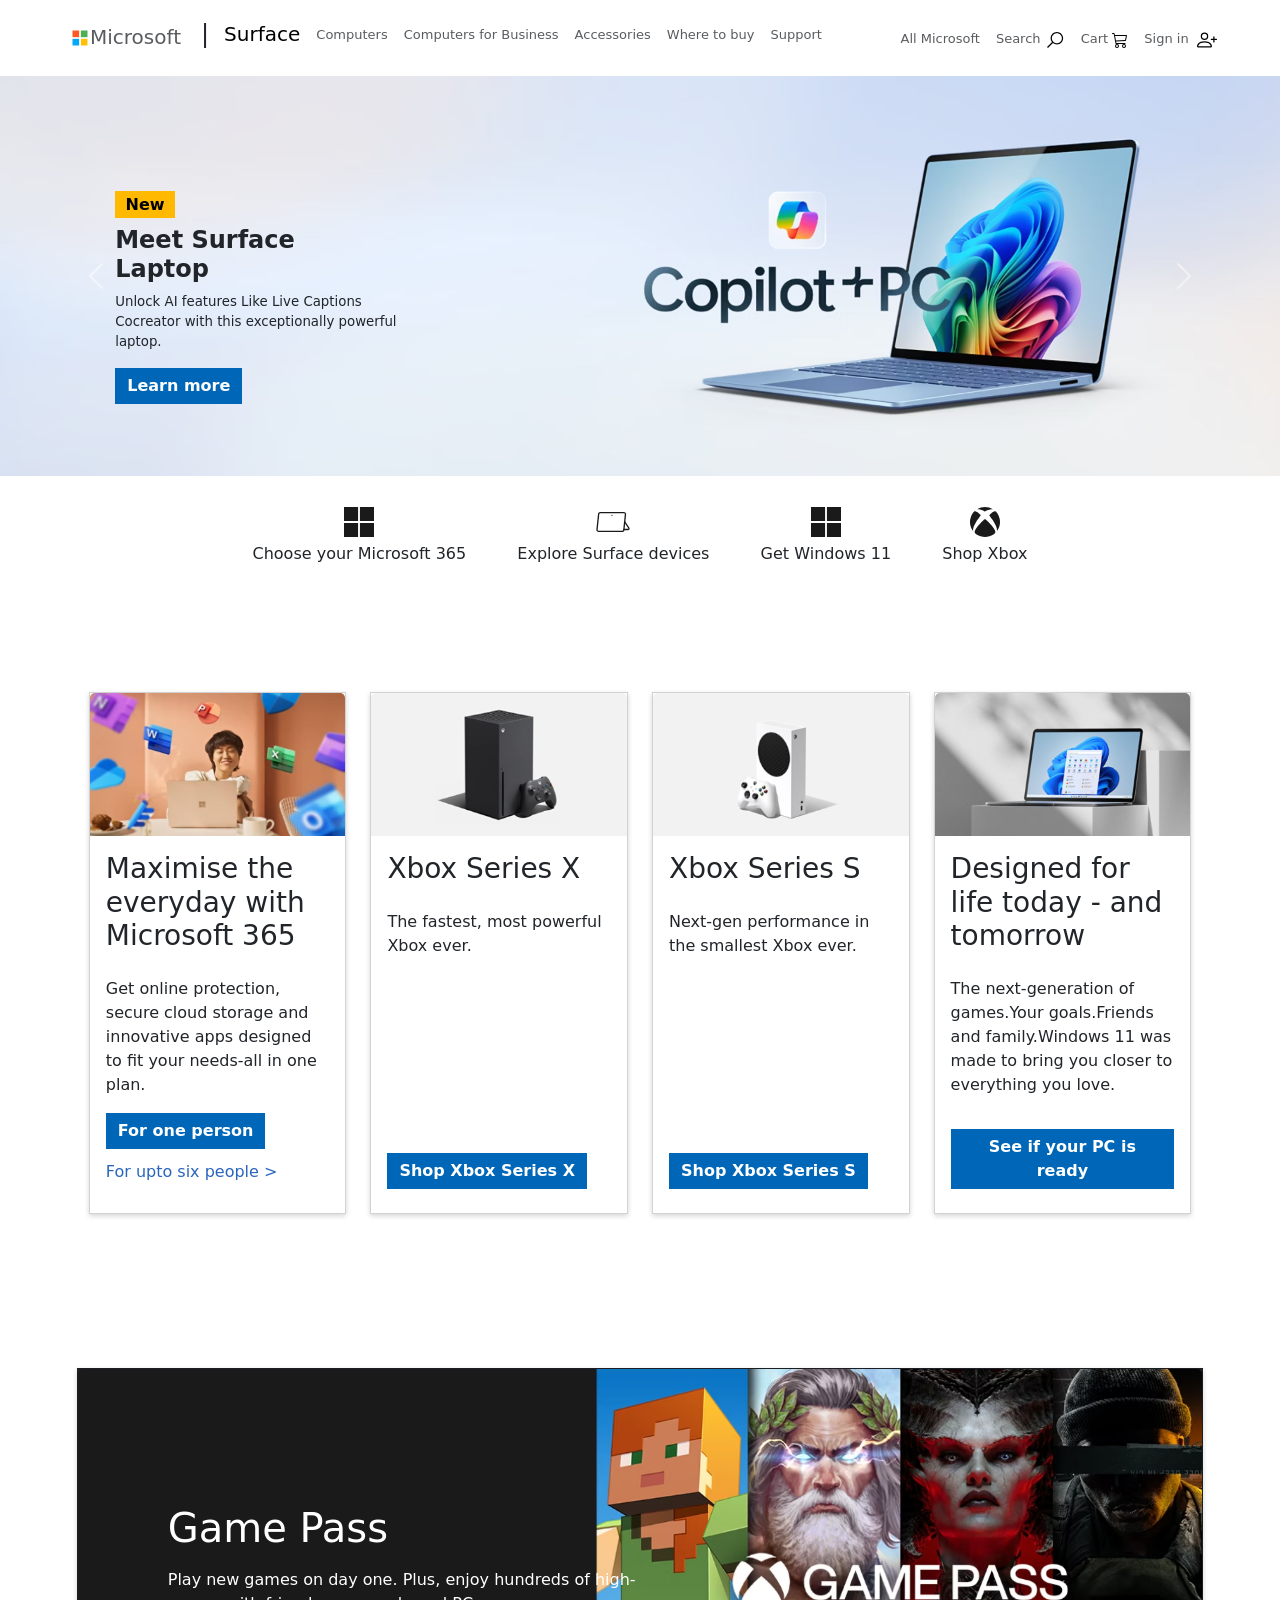
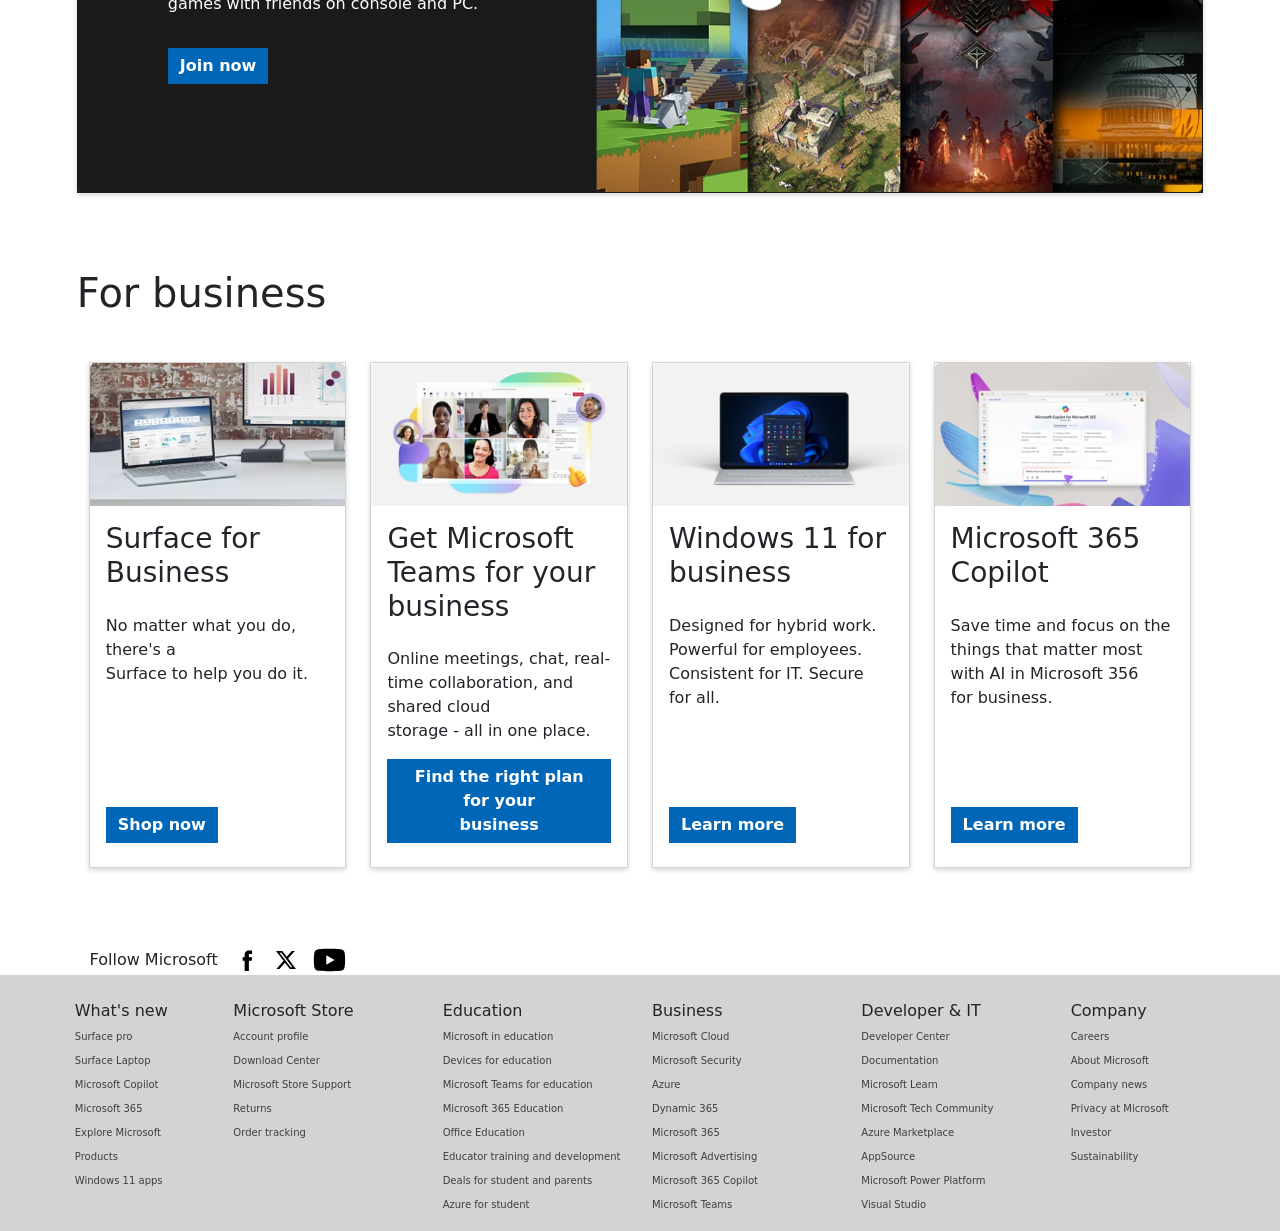
<file: Index.html>
<!doctype html>
<html lang="en">
<head>
    <meta charset="utf-8">
    <meta name="viewport" content="width=device-width, initial-scale=1">
    <title>Project Key</title>
    <link href="https://cdn.jsdelivr.net/npm/bootstrap@5.3.3/dist/css/bootstrap.min.css" rel="stylesheet" integrity="sha384-QWTKZyjpPEjISv5WaRU9OFeRpok6YctnYmDr5pNlyT2bRjXh0JMhjY6hW+ALEwIH" crossorigin="anonymous">
    <link rel="stylesheet" href="home.css">
</head>
<body> 
    <div class="container-fluid" style="margin: 0%; padding: 0%;">
    <!-- NAVIGATION BAR -->
        <nav class="navbar navbar-expand-lg ">
            <!-- <div class="container"> -->
                <img src="icons8-microsoft.svg" style="margin-left: 70px;" height="20px" alt="icons8-microsoft">
                <h5 class="text-muted" style="margin-top: 6px;">Microsoft</h5>
                <p style="margin-left: 20px; margin-top: 8px; font-size: x-large;">|</p>
                <ul class="navbar-nav">
                    <li>
                        <h3 style="font-size: smaller;"><a class="navbar-brand animate" style="margin-left: 15px;" href="">Surface</a></h3>
                    </li>
                    <li>
                        <a class="navbar-brand animate text-muted" style="font-size: small;" href="">Computers</a>
                    </li>
                    <li>
                        <a class="navbar-brand animate text-muted" style="font-size: small;" href="">Computers for Business</a>
                    </li>
                    <li>
                        <a class="navbar-brand animate text-muted" style="font-size: small;" href="">Accessories</a>
                    </li>
                    <li>
                        <a class="navbar-brand animate text-muted" style="font-size: small;" href="">Where to buy</a>
                    </li>
                    <li>
                        <a class="navbar-brand animate text-muted" style="font-size: small;" href="">Support</a>
                    </li>
                </ul>
                <ul class="navbar-nav ms-auto" style="margin-right: 4%;">
                    <li>
                        <a class="navbar-brand animate text-muted" style="font-size: small;" href="">All Microsoft</a>
                    </li>
                    <li>
                        <a class="navbar-brand animate text-muted" style="font-size: small;" href="">Search
                        <img src="icons8-search.svg" height="20" alt="">
                        </a>
                    </li>
                    <li>
                        <a class="navbar-brand animate text-muted" style="font-size: small;" href="">Cart
                            <svg xmlns="http://www.w3.org/2000/svg" width="16" height="16" fill="currentColor" class="bi bi-cart3" viewBox="0 0 16 16">
                                <path d="M0 1.5A.5.5 0 0 1 .5 1H2a.5.5 0 0 1 .485.379L2.89 3H14.5a.5.5 0 0 1 .49.598l-1 5a.5.5 0 0 1-.465.401l-9.397.472L4.415 11H13a.5.5 0 0 1 0 1H4a.5.5 0 0 1-.491-.408L2.01 3.607 1.61 2H.5a.5.5 0 0 1-.5-.5M3.102 4l.84 4.479 9.144-.459L13.89 4zM5 12a2 2 0 1 0 0 4 2 2 0 0 0 0-4m7 0a2 2 0 1 0 0 4 2 2 0 0 0 0-4m-7 1a1 1 0 1 1 0 2 1 1 0 0 1 0-2m7 0a1 1 0 1 1 0 2 1 1 0 0 1 0-2"/>
                            </svg>
                        </a>
                    </li>
                    <li>
                        <a class="navbar-brand text-muted" style="font-size: small;" href="">Sign in
                            <svg xmlns="http://www.w3.org/2000/svg" width="20" height="20" fill="currentColor" class="bi bi-person-plus" style="margin-left: 5%;" viewBox="0 0 16 16">
                                <path d="M6 8a3 3 0 1 0 0-6 3 3 0 0 0 0 6m2-3a2 2 0 1 1-4 0 2 2 0 0 1 4 0m4 8c0 1-1 1-1 1H1s-1 0-1-1 1-4 6-4 6 3 6 4m-1-.004c-.001-.246-.154-.986-.832-1.664C9.516 10.68 8.289 10 6 10s-3.516.68-4.168 1.332c-.678.678-.83 1.418-.832 1.664z"/>
                                <path fill-rule="evenodd" d="M13.5 5a.5.5 0 0 1 .5.5V7h1.5a.5.5 0 0 1 0 1H14v1.5a.5.5 0 0 1-1 0V8h-1.5a.5.5 0 0 1 0-1H13V5.5a.5.5 0 0 1 .5-.5"/>
                            </svg>
                        </a>
                    </li>
                </ul>
        </nav>
        <header>
            <!--CAROUSEL  -->
            <div id="carouselExampleAutoplaying" class="carousel slide pt-0" data-bs-ride="carousel">
                <div class="carousel-inner">
                    <div class="carousel-item active">
                        <div class="jumbotron container-fluid">
                            <span class="icon badge material-surface mb-2">New</span>
                            <h3 style="font-size: x-large;"><b>Meet Surface Laptop</b></h3>
                            <p>Unlock AI features Like Live Captions Cocreator with this exceptionally powerful laptop.</p>
                            <p class="lead">
                                <a class="btn btn-primary btn" href="#" style="display: inline-flexbox;" role="button">Learn more</a>
                            </p>
                        </div>
                        <img src="Highlight-Surface-Laptop-AI-7Ed-Sapphire-MC001-3000x1682_VP5-1920x600.avif" class="card-img d-block w-100" alt="...">
                    </div>
                    <div class="carousel-item">
                        <div class="jumbotron">
                            <span class="icon badge material-surface mb-2">New</span>
                            <h3 style="font-size: x-large;"><b>Meet Surface Pro</b></h3>
                            <p>This laptop's unrivalled flexibility and AI features like Live Captions and Cocreator, enable you to do more than you ever imagined.</p>
                            <p class="lead">
                                <a class="btn btn-primary btn" href="#" style="display: inline-flexbox;" role="button">Learn more</a>
                            </p>
                        </div>
                        <img src="Highlight-Surface-Pro-AI-11Ed-Sapphire-MC001-3000x1682_VP5-1920x600.avif" class="card-img d-block w-100" alt="...">
                    </div>
                </div>
                <button class="carousel-control-prev" type="button" data-bs-target="#carouselExampleAutoplaying" data-bs-slide="prev">
                <span class="carousel-control-prev-icon" aria-hidden="true"></span>
                <span class="visually-hidden">Previous</span>
                </button>
                <button class="carousel-control-next" type="button" data-bs-target="#carouselExampleAutoplaying" data-bs-slide="next">
                <span class="carousel-control-next-icon" aria-hidden="true"></span>
                <span class="visually-hidden">Next</span>
                </button>
            </div>
            <!-- ICONS -->
            <ul class="text-center d-flex flex-wrap list-inline justify-content-center" style="margin: auto;">
                <li style="margin: 2%;">
                    <div style="text-align: center;">
                        <img src="Link-List-Icons-Microsoft-365.svg" height="40px" style="display: block; margin: auto;" alt="">
                        <label for="icon">Choose your Microsoft 365</label>
                    </div>
                </li>
                <li style="margin: 2%;">
                    <div style="text-align: center;">
                        <img src="Link-List-Icons-Surface-Devices.svg" height="40px" style="display: block; margin: auto;" alt="">
                        <label for="icon">Explore Surface devices</label>
                    </div>
                </li>
                <li style="margin: 2%;">
                    <div style="text-align: center;">
                        <img src="Link-List-Icons-Microsoft-365.svg" height="40px" style="display: block; margin: auto;" alt="">
                        <label for="icon">Get Windows 11</label>
                    </div>
                </li>
                <li style="margin: 2%;">
                    <div style="text-align: center;">
                        <img src="Link-List-Icons-Xbox-Games-Consoles.svg" height="40px" style="display: block; margin: auto;" alt="">
                        <label for="icon">Shop Xbox</label>
                    </div>
                </li>
            </ul>
            <!-- CARDS -->
            <div class="row row-cols-1 row-cols-md-4 g-4 cr sh">
                <div class="col">
                    <div class="card h-100">
                        <img src="Content-Card-Microsoft-365-Lifestyle-Sandstone-Icon-Toss.avif" class="card-img-top" alt="...">
                            <div class="card-body">
                                <h3 class="card-title">Maximise the <br> everyday with Microsoft 365</h3>
                                <p class="card-text pt-3">Get online protection, secure cloud storage and innovative apps designed to fit your needs-all in one plan.</p>
                            </div>
                        <div class="px-3 pt-0" style="padding: 2%;">
                            <a class="btn btn-primary btn" role="button">For one person</a>
                        </div>
                            <div class="pb-4 pt-2 px-3">
                                <h6><a style="text-decoration: none; color: rgb(42, 101, 189);" href="">For upto six people ></a></h6>
                            </div>
                    </div>
                </div>
                <div class="col">
                    <div class="card h-100">
                        <img src="gldn-XSX-CP-Xbox-Series-X.webp" class="card-img-top" alt="...">
                            <div class="card-body">
                                <h3 class="card-title">Xbox Series X</h3>
                                <p class="card-text pt-3">The fastest, most powerful Xbox ever.</p>
                            </div>
                        <div class="pt-0 pb-4 px-3">
                            <button class="btn btn-primary" type="button">Shop Xbox Series X</button>
                        </div>
                    </div>
                </div>
                <div class="col">
                    <div class="card h-100">
                        <img src="gldn-XSS-CP-Xbox-Series-S-Evergreen.webp" class="card-img-top" alt="...">
                            <div class="card-body">
                                <h3 class="card-title">Xbox Series S</h3>
                                <p class="card-text pt-3">Next-gen performance in the smallest Xbox ever.</p>
                            </div>
                        <div class="pb-4 px-3 pt-0">
                            <button class="btn btn-primary" type="button">Shop Xbox Series S</button>
                        </div>
                    </div>
                </div>
                <div class="col">
                    <div class="card h-100">
                        <img src="gldn-CP-Windows11-GlobalLaunch.jpeg" class="card-img-top" alt="...">
                            <div class="card-body">
                                <h3 class="card-title">Designed for life today - and <br> tomorrow</h3>
                                <p class="card-text pt-3">The next-generation of games.Your goals.Friends and family.Windows 11 was made to bring you closer to everything you love.</p>
                            </div>
                        <div class="pb-4 px-3 pt-0">
                            <button class="btn btn-primary" type="button">See if your PC is ready</button>
                        </div>
                    </div>
                </div>
            </div>
            <!-- CARD 2 -->
            <div class="cr mn">
                <div class="card text-bg-dark">
                    <img src="Highlight-Game-Pass-Update-September-2024_VP5-1596x600.avif" class="card-img" alt="...">
                        <div class="container card-img-overlay ft" style="padding: 4%;">
                            <h1 class="card-title">Game Pass</h1>
                            <p class="card-text mb-4 pt-2">Play new games on day one. Plus, enjoy hundreds of high-<br> games with friends on console and PC.</p>
                            <div class="pt-2">
                                <button class="btn btn-primary" type="button">Join now</button>
                            </div>
                        </div>
                </div>
            </div>
            <!-- CARDS 3 -->
            <h1 style="padding-left: 6%;">For business</h1>
                <div class="row row-cols-1 row-cols-md-4 g-4 scr">
                    <div class="col">
                        <div class="card h-100">
                            <img src="gldn-Surf-CP-SurfaceFamilyForBusiness.avif" class="card-img-top" alt="...">
                                <div class="card-body">
                                    <h3 class="card-title">Surface for Business</h3>
                                    <p class="card-text pt-3">No matter what you do, there's a <br> Surface to help you do it.</p>
                                </div>
                            <div class="pt-0 px-3 pb-4" style="padding: 2%;">
                                <a class="btn btn-primary btn" role="button">Shop now</a>
                            </div>
                        </div>
                    </div>
                    <div class="col">
                        <div class="card h-100">
                            <img src="Content-Card-Microsoft-Teams-Commercial-Meeting.avif" class="card-img-top" alt="...">
                                <div class="card-body">
                                    <h3 class="card-title">Get Microsoft Teams for your business</h3>
                                    <p class="card-text pt-3">Online meetings, chat, real-time collaboration, and shared cloud <br> storage - all in one place.</p>
                                </div>
                            <div class="pt-0 pb-4 px-3">
                                <button class="btn btn-primary" type="button">Find the right plan for your <br> business</button>
                            </div>
                        </div>
                    </div>
                    <div class="col">
                        <div class="card h-100">
                            <img src="Content-Card-Windows-11-Business.jpeg" class="card-img-top" alt="...">
                                <div class="card-body">
                                    <h3 class="card-title">Windows 11 for business</h3>
                                    <p class="card-text pt-3">Designed for hybrid work. Powerful for employees. Consistent for IT. Secure <br> for all.</p>
                                </div>
                            <div class="pb-4 px-3 pt-0">
                                <button class="btn btn-primary" type="button">Learn more</button>
                            </div>
                        </div>
                    </div>
                    <div class="col">
                        <div class="card h-100">
                            <img src="Content-Card-Copilot-Commercial.avif" class="card-img-top" alt="...">
                                <div class="card-body">
                                    <h3 class="card-title">Microsoft 365<br>Copilot</h3>
                                    <p class="card-text pt-3">Save time and focus on the things that matter most with AI in Microsoft 356 <br> for business.</p>
                                </div>
                            <div class="pb-4 px-3 pt-0">
                                <button class="btn btn-primary" type="button">Learn more</button>
                            </div>
                        </div>
                    </div>
                </div>
        </header>
        <footer>
            <!-- SOCIAL MEDIA HANDLES -->
            <div style="margin-left: 7%;">
                <label style="font-size: medium; margin-right: 1%; align-items: first baseline baseline;">Follow Microsoft</label>
                <a class="bi" style="text-decoration: none;" href="...">
                    <svg enable-background="new 0 0 56.693 56.693" height="24" id="Layer_1" version="1.1" viewBox="0 0 56.693 56.693" xml:space="preserve" xmlns="http://www.w3.org/2000/svg" xmlns:xlink="http://www.w3.org/1999/xlink">
                        <path d="M40.43,21.739h-7.645v-5.014c0-1.883,1.248-2.322,2.127-2.322c0.877,0,5.395,0,5.395,0V6.125l-7.43-0.029  c-8.248,0-10.125,6.174-10.125,10.125v5.518h-4.77v8.53h4.77c0,10.947,0,24.137,0,24.137h10.033c0,0,0-13.32,0-24.137h6.77  L40.43,21.739z"/>
                    </svg>
                </a>
                <a href="" style="text-decoration: none;">
                    <svg xmlns="http://www.w3.org/2000/svg" height="20" class="bi bi-twitter-x" viewBox="0 0 16 16">
                        <path d="M12.6.75h2.454l-5.36 6.142L16 15.25h-4.937l-3.867-5.07-4.425 5.07H.316l5.733-6.57L0 .75h5.063l3.495 4.633L12.601.75Zm-.86 13.028h1.36L4.323 2.145H2.865z"/>
                    </svg>
                </a>
                <a class="bi" href="">
                    <img src="8666536_youtube_icon.svg" height="30" alt="">
                </a>
            </div>
            <!-- Content -->
            <div class="container-fluid row row-cols-1 row-cols-md-6 g-4 udl" >
                <ul style="padding-left: 5%; padding-right: 3%;">
                    <label for="What's new">What's new</label>
                    <div class="scale">
                        <li>
                            <a href="..">Surface pro</a>
                        </li>
                        <li>
                            <a href="..">Surface Laptop</a>
                        </li>
                        <li>
                            <a href="..">Microsoft Copilot</a>
                        </li>
                        <li>
                            <a href="..">Microsoft 365</a>
                        </li>
                        <li>
                            <a href="..">Explore Microsoft Products</a>
                        </li>
                        <li>
                            <a href="..">Windows 11 apps</a>
                        </li>
                    </div>
                </ul>
                <ul>
                    <label for="What's new">Microsoft Store</label>
                    <div class="scale">
                        <li>
                            <a href="..">Account profile</a>
                        </li>
                        <li>
                            <a href="..">Download Center</a>
                        </li>
                        <li>
                            <a href="..">Microsoft Store Support</a>
                        </li>
                        <li>
                            <a href="..">Returns</a>
                        </li>
                        <li>
                            <a href="..">Order tracking</a>
                        </li>
                    </div>
                </ul>
                <ul class="">
                    <label for="What's new">Education</label>
                    <div class="scale">
                        <li>
                            <a href="..">Microsoft in education</a>
                        </li>
                        <li>
                            <a href="..">Devices for education</a>
                        </li>
                        <li>
                            <a href="..">Microsoft Teams for education</a>
                        </li>
                        <li>
                            <a href="..">Microsoft 365 Education</a>
                        </li>
                        <li>
                            <a href="..">Office Education</a>
                        </li>
                        <li>
                            <a href="..">Educator training and development</a>
                        </li>
                        <li>
                            <a href="..">Deals for student and parents</a>
                        </li>
                        <li>
                            <a href="..">Azure for student</a>
                        </li>
                    </div>
                </ul>
                <ul class="">
                    <label for="What's new">Business</label>
                    <div class="scale">
                        <li>
                            <a href="..">Microsoft Cloud</a>
                        </li>
                        <li>
                            <a href="..">Microsoft Security</a>
                        </li>
                        <li>
                            <a href="..">Azure</a>
                        </li>
                        <li>
                            <a href="..">Dynamic 365</a>
                        </li>
                        <li>
                            <a href="..">Microsoft 365</a>
                        </li>
                        <li>
                            <a href="..">Microsoft Advertising</a>
                        </li>
                        <li>
                            <a href="..">Microsoft 365 Copilot</a>
                        </li>
                        <li>
                            <a href="..">Microsoft Teams</a>
                        </li>
                    </div>
                </ul>
                <ul class="">
                    <label for="What's new">Developer & IT</label>
                    <div class="scale">
                        <li>
                            <a href="..">Developer Center</a>
                        </li>
                        <li>
                            <a href="..">Documentation</a>
                        </li>
                        <li>
                            <a href="..">Microsoft Learn</a>
                        </li>
                        <li>
                            <a href="..">Microsoft Tech Community</a>
                        </li>
                        <li>
                            <a href="..">Azure Marketplace</a>
                        </li>
                        <li>
                            <a href="..">AppSource</a>
                        </li>
                        <li>
                            <a href="..">Microsoft Power Platform</a>
                        </li>
                        <li>
                            <a href="..">Visual Studio</a>
                        </li>
                    </div>
                </ul>
                <ul class="">
                    <label for="What's new">Company</label>
                    <div class="scale">
                        <li>
                            <a href="..">Careers</a>
                        </li>
                        <li>
                            <a href="..">About Microsoft</a>
                        </li>
                        <li>
                            <a href="..">Company news</a>
                        </li>
                        <li>
                            <a href="..">Privacy at Microsoft</a>
                        </li>
                        <li>
                            <a href="..">Investor</a>
                        </li>
                        <li>
                            <a href="..">Sustainability</a>
                        </li>
                    </div>
                </ul>
            </div>
        </footer>
    </div>
    
<script src="https://cdn.jsdelivr.net/npm/bootstrap@5.3.3/dist/js/bootstrap.bundle.min.js" integrity="sha384-YvpcrYf0tY3lHB60NNkmXc5s9fDVZLESaAA55NDzOxhy9GkcIdslK1eN7N6jIeHz" crossorigin="anonymous"></script>
<script src="https://cdn.jsdelivr.net/npm/@popperjs/core@2.11.8/dist/umd/popper.min.js" integrity="sha384-I7E8VVD/ismYTF4hNIPjVp/Zjvgyol6VFvRkX/vR+Vc4jQkC+hVqc2pM8ODewa9r" crossorigin="anonymous"></script>
<script src="https://cdn.jsdelivr.net/npm/bootstrap@5.3.3/dist/js/bootstrap.min.js" integrity="sha384-0pUGZvbkm6XF6gxjEnlmuGrJXVbNuzT9qBBavbLwCsOGabYfZo0T0to5eqruptLy" crossorigin="anonymous"></script>
</body>
</html>
</file>
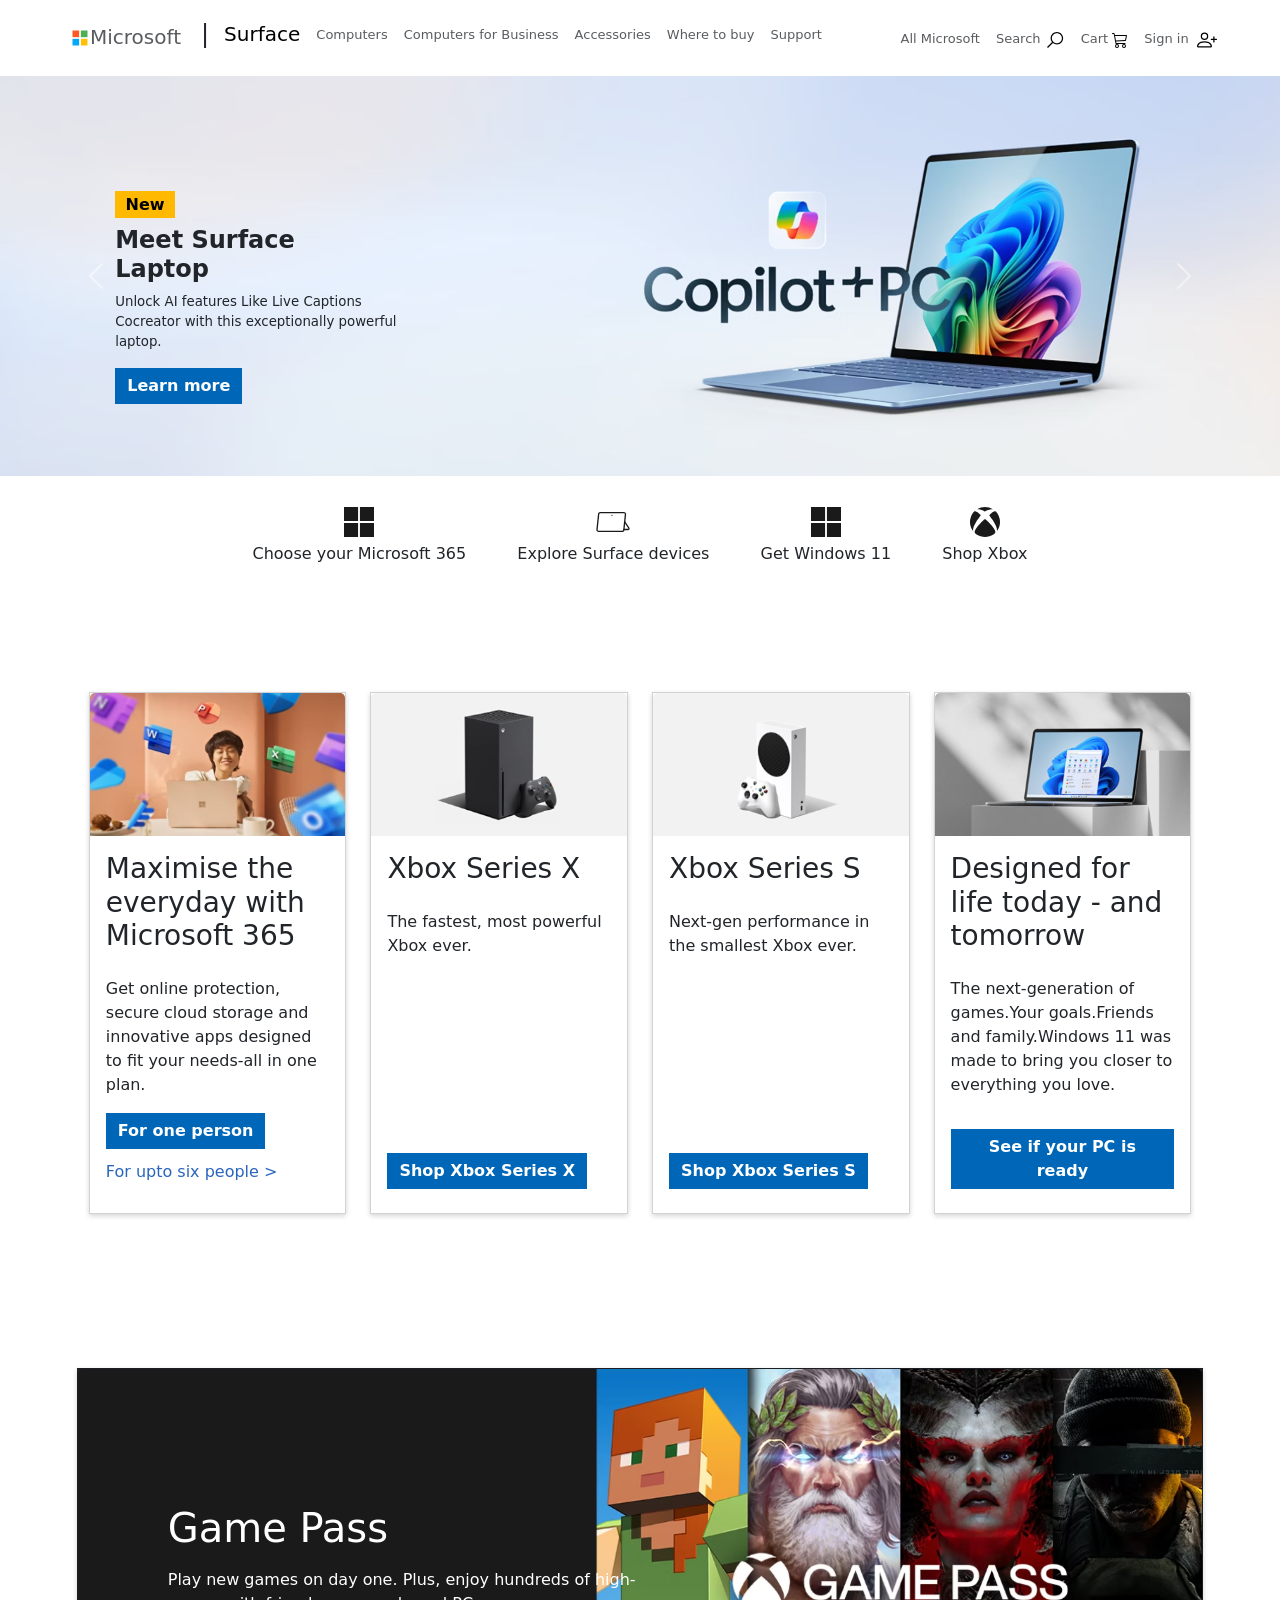
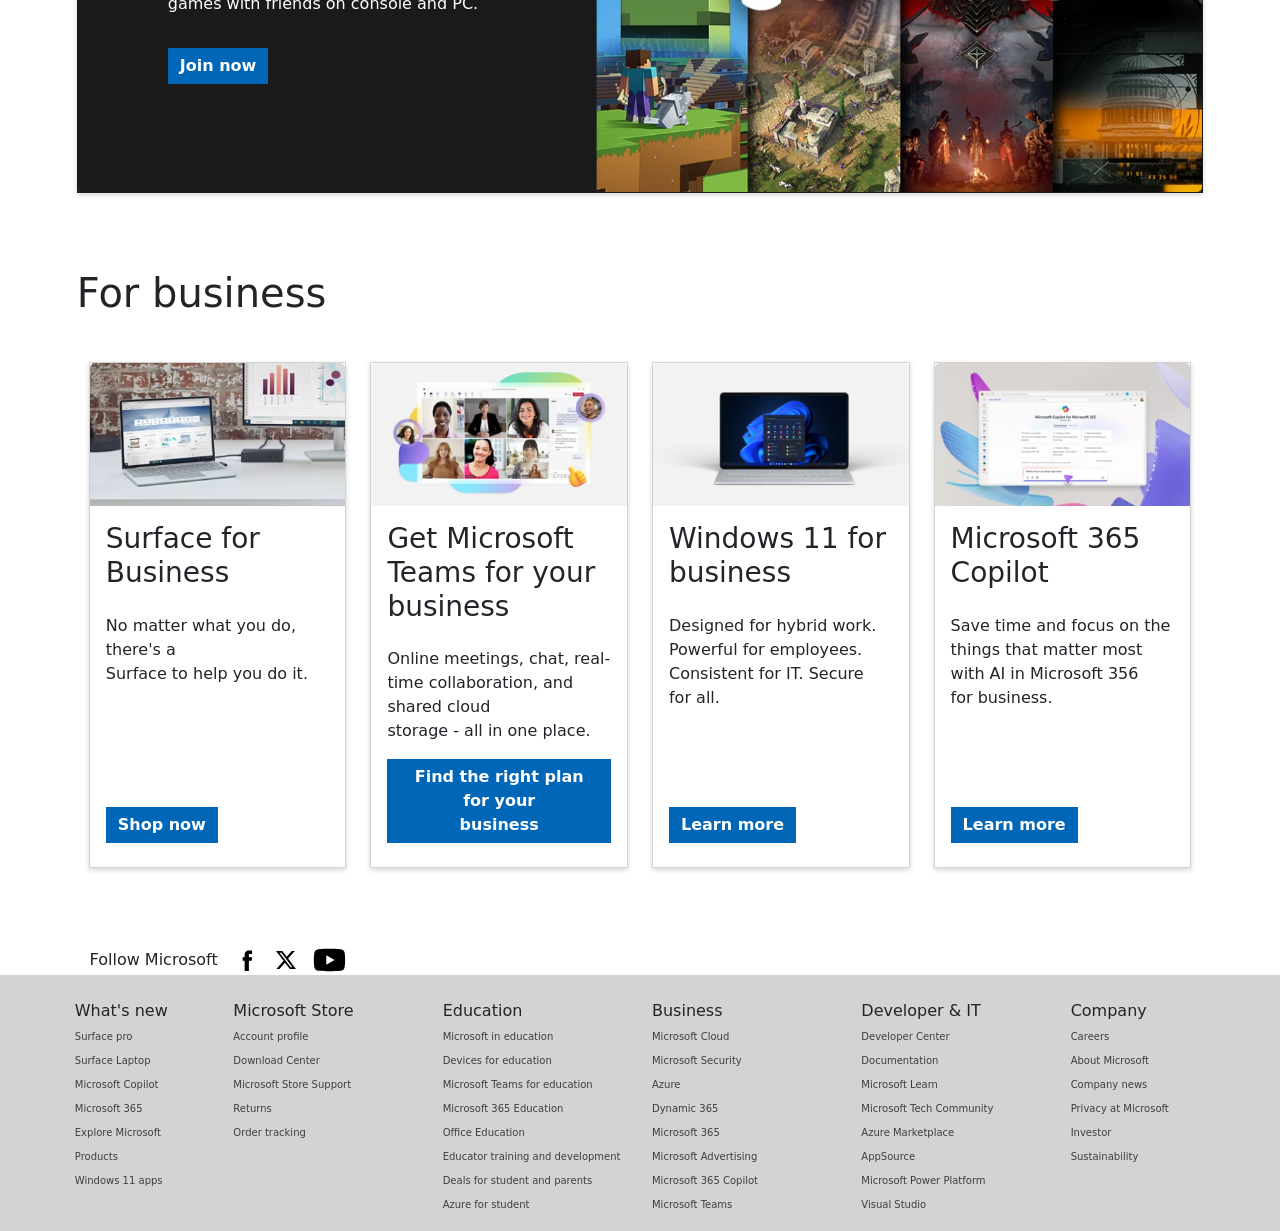
<file: index.html>
<!doctype html>
<html lang="en">
<head>
    <meta charset="utf-8">
    <meta name="viewport" content="width=device-width, initial-scale=1">
    <title>Project Key</title>
    <link href="https://cdn.jsdelivr.net/npm/bootstrap@5.3.3/dist/css/bootstrap.min.css" rel="stylesheet" integrity="sha384-QWTKZyjpPEjISv5WaRU9OFeRpok6YctnYmDr5pNlyT2bRjXh0JMhjY6hW+ALEwIH" crossorigin="anonymous">
    <link rel="stylesheet" href="home.css">
</head>
<body> 
    <div class="container-fluid" style="margin: 0%; padding: 0%;">
    <!-- NAVIGATION BAR -->
        <nav class="navbar navbar-expand-lg ">
            <!-- <div class="container"> -->
                <img src="icons8-microsoft.svg" style="margin-left: 70px;" height="20px" alt="icons8-microsoft">
                <h5 class="text-muted" style="margin-top: 6px;">Microsoft</h5>
                <p style="margin-left: 20px; margin-top: 8px; font-size: x-large;">|</p>
                <ul class="navbar-nav">
                    <li>
                        <h3 style="font-size: smaller;"><a class="navbar-brand animate" style="margin-left: 15px;" href="">Surface</a></h3>
                    </li>
                    <li>
                        <a class="navbar-brand animate text-muted" style="font-size: small;" href="">Computers</a>
                    </li>
                    <li>
                        <a class="navbar-brand animate text-muted" style="font-size: small;" href="">Computers for Business</a>
                    </li>
                    <li>
                        <a class="navbar-brand animate text-muted" style="font-size: small;" href="">Accessories</a>
                    </li>
                    <li>
                        <a class="navbar-brand animate text-muted" style="font-size: small;" href="">Where to buy</a>
                    </li>
                    <li>
                        <a class="navbar-brand animate text-muted" style="font-size: small;" href="">Support</a>
                    </li>
                </ul>
                <ul class="navbar-nav ms-auto" style="margin-right: 4%;">
                    <li>
                        <a class="navbar-brand animate text-muted" style="font-size: small;" href="">All Microsoft</a>
                    </li>
                    <li>
                        <a class="navbar-brand animate text-muted" style="font-size: small;" href="">Search
                        <img src="icons8-search.svg" height="20" alt="">
                        </a>
                    </li>
                    <li>
                        <a class="navbar-brand animate text-muted" style="font-size: small;" href="">Cart
                            <svg xmlns="http://www.w3.org/2000/svg" width="16" height="16" fill="currentColor" class="bi bi-cart3" viewBox="0 0 16 16">
                                <path d="M0 1.5A.5.5 0 0 1 .5 1H2a.5.5 0 0 1 .485.379L2.89 3H14.5a.5.5 0 0 1 .49.598l-1 5a.5.5 0 0 1-.465.401l-9.397.472L4.415 11H13a.5.5 0 0 1 0 1H4a.5.5 0 0 1-.491-.408L2.01 3.607 1.61 2H.5a.5.5 0 0 1-.5-.5M3.102 4l.84 4.479 9.144-.459L13.89 4zM5 12a2 2 0 1 0 0 4 2 2 0 0 0 0-4m7 0a2 2 0 1 0 0 4 2 2 0 0 0 0-4m-7 1a1 1 0 1 1 0 2 1 1 0 0 1 0-2m7 0a1 1 0 1 1 0 2 1 1 0 0 1 0-2"/>
                            </svg>
                        </a>
                    </li>
                    <li>
                        <a class="navbar-brand text-muted" style="font-size: small;" href="">Sign in
                            <svg xmlns="http://www.w3.org/2000/svg" width="20" height="20" fill="currentColor" class="bi bi-person-plus" style="margin-left: 5%;" viewBox="0 0 16 16">
                                <path d="M6 8a3 3 0 1 0 0-6 3 3 0 0 0 0 6m2-3a2 2 0 1 1-4 0 2 2 0 0 1 4 0m4 8c0 1-1 1-1 1H1s-1 0-1-1 1-4 6-4 6 3 6 4m-1-.004c-.001-.246-.154-.986-.832-1.664C9.516 10.68 8.289 10 6 10s-3.516.68-4.168 1.332c-.678.678-.83 1.418-.832 1.664z"/>
                                <path fill-rule="evenodd" d="M13.5 5a.5.5 0 0 1 .5.5V7h1.5a.5.5 0 0 1 0 1H14v1.5a.5.5 0 0 1-1 0V8h-1.5a.5.5 0 0 1 0-1H13V5.5a.5.5 0 0 1 .5-.5"/>
                            </svg>
                        </a>
                    </li>
                </ul>
        </nav>
        <header>
            <!--CAROUSEL  -->
            <div id="carouselExampleAutoplaying" class="carousel slide pt-0" data-bs-ride="carousel">
                <div class="carousel-inner">
                    <div class="carousel-item active">
                        <div class="jumbotron container-fluid">
                            <span class="icon badge material-surface mb-2">New</span>
                            <h3 style="font-size: x-large;"><b>Meet Surface Laptop</b></h3>
                            <p>Unlock AI features Like Live Captions Cocreator with this exceptionally powerful laptop.</p>
                            <p class="lead">
                                <a class="btn btn-primary btn" href="#" style="display: inline-flexbox;" role="button">Learn more</a>
                            </p>
                        </div>
                        <img src="Highlight-Surface-Laptop-AI-7Ed-Sapphire-MC001-3000x1682_VP5-1920x600.avif" class="card-img d-block w-100" alt="...">
                    </div>
                    <div class="carousel-item">
                        <div class="jumbotron">
                            <span class="icon badge material-surface mb-2">New</span>
                            <h3 style="font-size: x-large;"><b>Meet Surface Pro</b></h3>
                            <p>This laptop's unrivalled flexibility and AI features like Live Captions and Cocreator, enable you to do more than you ever imagined.</p>
                            <p class="lead">
                                <a class="btn btn-primary btn" href="#" style="display: inline-flexbox;" role="button">Learn more</a>
                            </p>
                        </div>
                        <img src="Highlight-Surface-Pro-AI-11Ed-Sapphire-MC001-3000x1682_VP5-1920x600.avif" class="card-img d-block w-100" alt="...">
                    </div>
                </div>
                <button class="carousel-control-prev" type="button" data-bs-target="#carouselExampleAutoplaying" data-bs-slide="prev">
                <span class="carousel-control-prev-icon" aria-hidden="true"></span>
                <span class="visually-hidden">Previous</span>
                </button>
                <button class="carousel-control-next" type="button" data-bs-target="#carouselExampleAutoplaying" data-bs-slide="next">
                <span class="carousel-control-next-icon" aria-hidden="true"></span>
                <span class="visually-hidden">Next</span>
                </button>
            </div>
            <!-- ICONS -->
            <ul class="text-center d-flex flex-wrap list-inline justify-content-center" style="margin: auto;">
                <li style="margin: 2%;">
                    <div style="text-align: center;">
                        <img src="Link-List-Icons-Microsoft-365.svg" height="40px" style="display: block; margin: auto;" alt="">
                        <label for="icon">Choose your Microsoft 365</label>
                    </div>
                </li>
                <li style="margin: 2%;">
                    <div style="text-align: center;">
                        <img src="Link-List-Icons-Surface-Devices.svg" height="40px" style="display: block; margin: auto;" alt="">
                        <label for="icon">Explore Surface devices</label>
                    </div>
                </li>
                <li style="margin: 2%;">
                    <div style="text-align: center;">
                        <img src="Link-List-Icons-Microsoft-365.svg" height="40px" style="display: block; margin: auto;" alt="">
                        <label for="icon">Get Windows 11</label>
                    </div>
                </li>
                <li style="margin: 2%;">
                    <div style="text-align: center;">
                        <img src="Link-List-Icons-Xbox-Games-Consoles.svg" height="40px" style="display: block; margin: auto;" alt="">
                        <label for="icon">Shop Xbox</label>
                    </div>
                </li>
            </ul>
            <!-- CARDS -->
            <div class="row row-cols-1 row-cols-md-4 g-4 cr sh">
                <div class="col">
                    <div class="card h-100">
                        <img src="Content-Card-Microsoft-365-Lifestyle-Sandstone-Icon-Toss.avif" class="card-img-top" alt="...">
                            <div class="card-body">
                                <h3 class="card-title">Maximise the <br> everyday with Microsoft 365</h3>
                                <p class="card-text pt-3">Get online protection, secure cloud storage and innovative apps designed to fit your needs-all in one plan.</p>
                            </div>
                        <div class="px-3 pt-0" style="padding: 2%;">
                            <a class="btn btn-primary btn" role="button">For one person</a>
                        </div>
                            <div class="pb-4 pt-2 px-3">
                                <h6><a style="text-decoration: none; color: rgb(42, 101, 189);" href="">For upto six people ></a></h6>
                            </div>
                    </div>
                </div>
                <div class="col">
                    <div class="card h-100">
                        <img src="gldn-XSX-CP-Xbox-Series-X.webp" class="card-img-top" alt="...">
                            <div class="card-body">
                                <h3 class="card-title">Xbox Series X</h3>
                                <p class="card-text pt-3">The fastest, most powerful Xbox ever.</p>
                            </div>
                        <div class="pt-0 pb-4 px-3">
                            <button class="btn btn-primary" type="button">Shop Xbox Series X</button>
                        </div>
                    </div>
                </div>
                <div class="col">
                    <div class="card h-100">
                        <img src="gldn-XSS-CP-Xbox-Series-S-Evergreen.webp" class="card-img-top" alt="...">
                            <div class="card-body">
                                <h3 class="card-title">Xbox Series S</h3>
                                <p class="card-text pt-3">Next-gen performance in the smallest Xbox ever.</p>
                            </div>
                        <div class="pb-4 px-3 pt-0">
                            <button class="btn btn-primary" type="button">Shop Xbox Series S</button>
                        </div>
                    </div>
                </div>
                <div class="col">
                    <div class="card h-100">
                        <img src="gldn-CP-Windows11-GlobalLaunch.jpeg" class="card-img-top" alt="...">
                            <div class="card-body">
                                <h3 class="card-title">Designed for life today - and <br> tomorrow</h3>
                                <p class="card-text pt-3">The next-generation of games.Your goals.Friends and family.Windows 11 was made to bring you closer to everything you love.</p>
                            </div>
                        <div class="pb-4 px-3 pt-0">
                            <button class="btn btn-primary" type="button">See if your PC is ready</button>
                        </div>
                    </div>
                </div>
            </div>
            <!-- CARD 2 -->
            <div class="cr mn">
                <div class="card text-bg-dark">
                    <img src="Highlight-Game-Pass-Update-September-2024_VP5-1596x600.avif" class="card-img" alt="...">
                        <div class="container card-img-overlay ft" style="padding: 4%;">
                            <h1 class="card-title">Game Pass</h1>
                            <p class="card-text mb-4 pt-2">Play new games on day one. Plus, enjoy hundreds of high-<br> games with friends on console and PC.</p>
                            <div class="pt-2">
                                <button class="btn btn-primary" type="button">Join now</button>
                            </div>
                        </div>
                </div>
            </div>
            <!-- CARDS 3 -->
            <h1 style="padding-left: 6%;">For business</h1>
                <div class="row row-cols-1 row-cols-md-4 g-4 scr">
                    <div class="col">
                        <div class="card h-100">
                            <img src="gldn-Surf-CP-SurfaceFamilyForBusiness.avif" class="card-img-top" alt="...">
                                <div class="card-body">
                                    <h3 class="card-title">Surface for Business</h3>
                                    <p class="card-text pt-3">No matter what you do, there's a <br> Surface to help you do it.</p>
                                </div>
                            <div class="pt-0 px-3 pb-4" style="padding: 2%;">
                                <a class="btn btn-primary btn" role="button">Shop now</a>
                            </div>
                        </div>
                    </div>
                    <div class="col">
                        <div class="card h-100">
                            <img src="Content-Card-Microsoft-Teams-Commercial-Meeting.avif" class="card-img-top" alt="...">
                                <div class="card-body">
                                    <h3 class="card-title">Get Microsoft Teams for your business</h3>
                                    <p class="card-text pt-3">Online meetings, chat, real-time collaboration, and shared cloud <br> storage - all in one place.</p>
                                </div>
                            <div class="pt-0 pb-4 px-3">
                                <button class="btn btn-primary" type="button">Find the right plan for your <br> business</button>
                            </div>
                        </div>
                    </div>
                    <div class="col">
                        <div class="card h-100">
                            <img src="Content-Card-Windows-11-Business.jpeg" class="card-img-top" alt="...">
                                <div class="card-body">
                                    <h3 class="card-title">Windows 11 for business</h3>
                                    <p class="card-text pt-3">Designed for hybrid work. Powerful for employees. Consistent for IT. Secure <br> for all.</p>
                                </div>
                            <div class="pb-4 px-3 pt-0">
                                <button class="btn btn-primary" type="button">Learn more</button>
                            </div>
                        </div>
                    </div>
                    <div class="col">
                        <div class="card h-100">
                            <img src="Content-Card-Copilot-Commercial.avif" class="card-img-top" alt="...">
                                <div class="card-body">
                                    <h3 class="card-title">Microsoft 365<br>Copilot</h3>
                                    <p class="card-text pt-3">Save time and focus on the things that matter most with AI in Microsoft 356 <br> for business.</p>
                                </div>
                            <div class="pb-4 px-3 pt-0">
                                <button class="btn btn-primary" type="button">Learn more</button>
                            </div>
                        </div>
                    </div>
                </div>
        </header>
        <footer>
            <!-- SOCIAL MEDIA HANDLES -->
            <div style="margin-left: 7%;">
                <label style="font-size: medium; margin-right: 1%; align-items: first baseline baseline;">Follow Microsoft</label>
                <a class="bi" style="text-decoration: none;" href="...">
                    <svg enable-background="new 0 0 56.693 56.693" height="24" id="Layer_1" version="1.1" viewBox="0 0 56.693 56.693" xml:space="preserve" xmlns="http://www.w3.org/2000/svg" xmlns:xlink="http://www.w3.org/1999/xlink">
                        <path d="M40.43,21.739h-7.645v-5.014c0-1.883,1.248-2.322,2.127-2.322c0.877,0,5.395,0,5.395,0V6.125l-7.43-0.029  c-8.248,0-10.125,6.174-10.125,10.125v5.518h-4.77v8.53h4.77c0,10.947,0,24.137,0,24.137h10.033c0,0,0-13.32,0-24.137h6.77  L40.43,21.739z"/>
                    </svg>
                </a>
                <a href="" style="text-decoration: none;">
                    <svg xmlns="http://www.w3.org/2000/svg" height="20" class="bi bi-twitter-x" viewBox="0 0 16 16">
                        <path d="M12.6.75h2.454l-5.36 6.142L16 15.25h-4.937l-3.867-5.07-4.425 5.07H.316l5.733-6.57L0 .75h5.063l3.495 4.633L12.601.75Zm-.86 13.028h1.36L4.323 2.145H2.865z"/>
                    </svg>
                </a>
                <a class="bi" href="">
                    <img src="8666536_youtube_icon.svg" height="30" alt="">
                </a>
            </div>
            <!-- Content -->
            <div class="container-fluid row row-cols-1 row-cols-md-6 g-4 udl" >
                <ul style="padding-left: 5%; padding-right: 3%;">
                    <label for="What's new">What's new</label>
                    <div class="scale">
                        <li>
                            <a href="..">Surface pro</a>
                        </li>
                        <li>
                            <a href="..">Surface Laptop</a>
                        </li>
                        <li>
                            <a href="..">Microsoft Copilot</a>
                        </li>
                        <li>
                            <a href="..">Microsoft 365</a>
                        </li>
                        <li>
                            <a href="..">Explore Microsoft Products</a>
                        </li>
                        <li>
                            <a href="..">Windows 11 apps</a>
                        </li>
                    </div>
                </ul>
                <ul>
                    <label for="What's new">Microsoft Store</label>
                    <div class="scale">
                        <li>
                            <a href="..">Account profile</a>
                        </li>
                        <li>
                            <a href="..">Download Center</a>
                        </li>
                        <li>
                            <a href="..">Microsoft Store Support</a>
                        </li>
                        <li>
                            <a href="..">Returns</a>
                        </li>
                        <li>
                            <a href="..">Order tracking</a>
                        </li>
                    </div>
                </ul>
                <ul class="">
                    <label for="What's new">Education</label>
                    <div class="scale">
                        <li>
                            <a href="..">Microsoft in education</a>
                        </li>
                        <li>
                            <a href="..">Devices for education</a>
                        </li>
                        <li>
                            <a href="..">Microsoft Teams for education</a>
                        </li>
                        <li>
                            <a href="..">Microsoft 365 Education</a>
                        </li>
                        <li>
                            <a href="..">Office Education</a>
                        </li>
                        <li>
                            <a href="..">Educator training and development</a>
                        </li>
                        <li>
                            <a href="..">Deals for student and parents</a>
                        </li>
                        <li>
                            <a href="..">Azure for student</a>
                        </li>
                    </div>
                </ul>
                <ul class="">
                    <label for="What's new">Business</label>
                    <div class="scale">
                        <li>
                            <a href="..">Microsoft Cloud</a>
                        </li>
                        <li>
                            <a href="..">Microsoft Security</a>
                        </li>
                        <li>
                            <a href="..">Azure</a>
                        </li>
                        <li>
                            <a href="..">Dynamic 365</a>
                        </li>
                        <li>
                            <a href="..">Microsoft 365</a>
                        </li>
                        <li>
                            <a href="..">Microsoft Advertising</a>
                        </li>
                        <li>
                            <a href="..">Microsoft 365 Copilot</a>
                        </li>
                        <li>
                            <a href="..">Microsoft Teams</a>
                        </li>
                    </div>
                </ul>
                <ul class="">
                    <label for="What's new">Developer & IT</label>
                    <div class="scale">
                        <li>
                            <a href="..">Developer Center</a>
                        </li>
                        <li>
                            <a href="..">Documentation</a>
                        </li>
                        <li>
                            <a href="..">Microsoft Learn</a>
                        </li>
                        <li>
                            <a href="..">Microsoft Tech Community</a>
                        </li>
                        <li>
                            <a href="..">Azure Marketplace</a>
                        </li>
                        <li>
                            <a href="..">AppSource</a>
                        </li>
                        <li>
                            <a href="..">Microsoft Power Platform</a>
                        </li>
                        <li>
                            <a href="..">Visual Studio</a>
                        </li>
                    </div>
                </ul>
                <ul class="">
                    <label for="What's new">Company</label>
                    <div class="scale">
                        <li>
                            <a href="..">Careers</a>
                        </li>
                        <li>
                            <a href="..">About Microsoft</a>
                        </li>
                        <li>
                            <a href="..">Company news</a>
                        </li>
                        <li>
                            <a href="..">Privacy at Microsoft</a>
                        </li>
                        <li>
                            <a href="..">Investor</a>
                        </li>
                        <li>
                            <a href="..">Sustainability</a>
                        </li>
                    </div>
                </ul>
            </div>
        </footer>
    </div>
    
<script src="https://cdn.jsdelivr.net/npm/bootstrap@5.3.3/dist/js/bootstrap.bundle.min.js" integrity="sha384-YvpcrYf0tY3lHB60NNkmXc5s9fDVZLESaAA55NDzOxhy9GkcIdslK1eN7N6jIeHz" crossorigin="anonymous"></script>
<script src="https://cdn.jsdelivr.net/npm/@popperjs/core@2.11.8/dist/umd/popper.min.js" integrity="sha384-I7E8VVD/ismYTF4hNIPjVp/Zjvgyol6VFvRkX/vR+Vc4jQkC+hVqc2pM8ODewa9r" crossorigin="anonymous"></script>
<script src="https://cdn.jsdelivr.net/npm/bootstrap@5.3.3/dist/js/bootstrap.min.js" integrity="sha384-0pUGZvbkm6XF6gxjEnlmuGrJXVbNuzT9qBBavbLwCsOGabYfZo0T0to5eqruptLy" crossorigin="anonymous"></script>
</body>
</html>
</file>
<file: home.css>
.animate:hover {
    text-decoration: underline;
}
.carousel {
    position: relative;
}
.jumbotron {
    position: absolute;
    padding: 9%;
    height: 5%;
    width: 40%;
    font-size: smaller;
}
.btn {
    border-radius: 0%;
    /* font-size: medium; */
}
.icon {
    background-color: #ffb900;
    color: black;
    border-radius: 0%;
    text-decoration: none;
    font-size: medium;
    line-height: 1;
    font-weight: 600
}
.badge{
    display: inline-block;
    overflow-wrap: break-word;
    word-break: break-word;
}
.cr{
    padding: 6%;
    border-radius: 0%;
    border: none;
}
.scr{
    padding: 6%;
    padding-top: 1%;
    border-radius: 0%;
    border: none;
}
.ft{
    margin-top: 8%;
    margin-left: 4%;
}
.card{
    border-radius: 0%;
    box-shadow: 0px 2px 5px rgba(0, 0, 0, 0.17);
}
.btn{
    background-color: #0067b8;
    /* font-size: medium; */
    position: relative;
    border: none;
    font-weight: 600;
}
.bi{
    text-decoration: none;
    color: black;
    margin-right: 1%;
}
.row{
    margin: 0%;
}
.udl{
    background-color: lightgray;
}
.scale li a{
    font-size: x-small;
    text-decoration: none;
    color: rgb(63, 62, 62);
    text-indent: none;
}
.udl ul{
    list-style: none;
}
/* ::marker {
    unicode-bidi: none;
    font-variant-numeric: none;
    text-transform: none;
    text-indent: none!important;
    text-align: none !important;
    text-align-last: none !important;
} */
/* .body{
    min-height: 100vh;
    width: 100vw;
    overflow-x: hidden;
} */
/* .html{
    width: 100%;
    border: 5px dashed rgb(255, 16, 16);
} */
</file>
